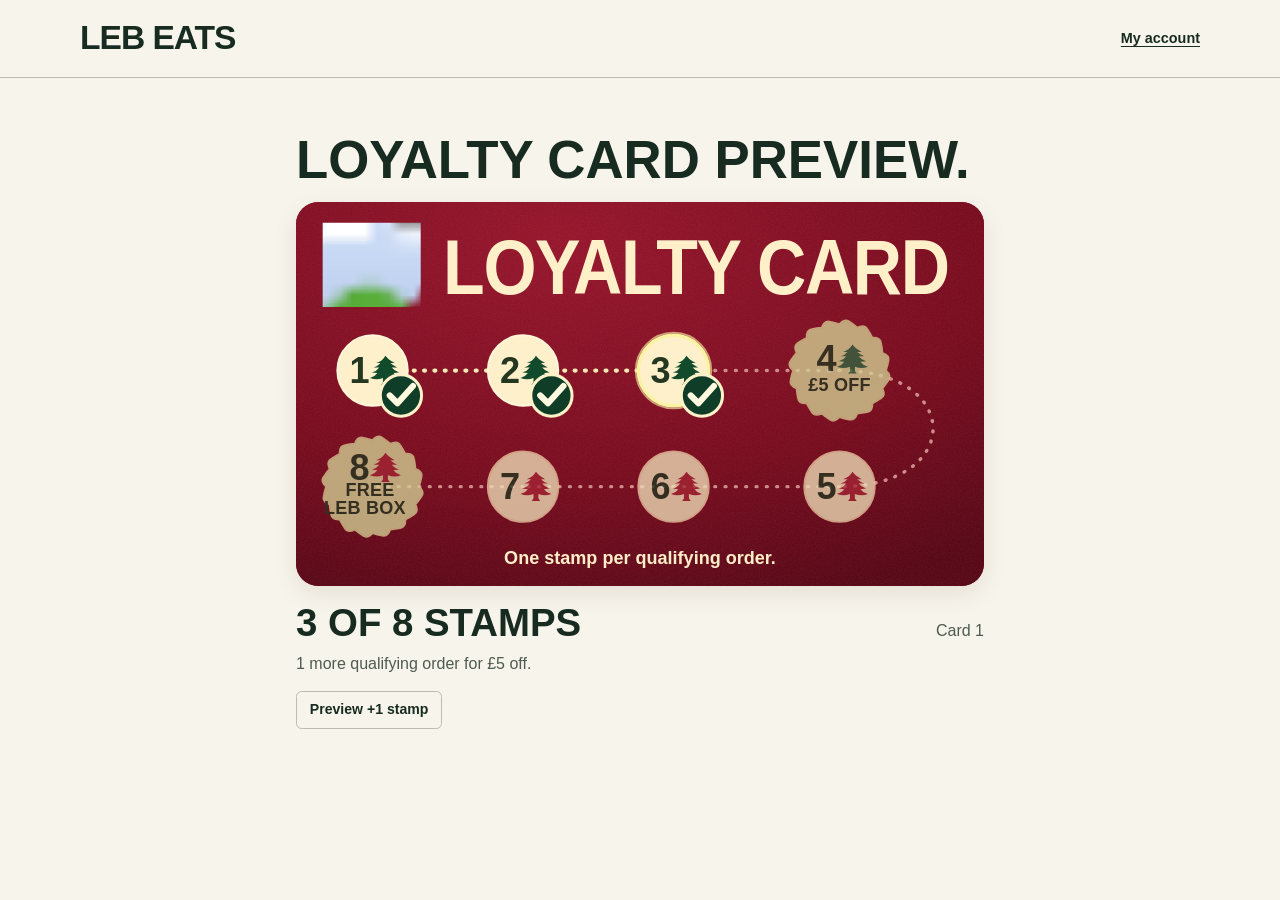
<file: account/preview/index.html>
<!doctype html>
<html lang="en-GB">
<head>
  <meta charset="utf-8"><meta name="viewport" content="width=device-width, initial-scale=1">
  <meta name="robots" content="noindex"><meta name="color-scheme" content="light dark">
  <title>Loyalty card preview · LEB EATS</title>
  <link rel="icon" href="https://lebeats.uk/assets/logo.png">
  <link rel="stylesheet" href="/account/account.css?v=phone-1">
  <link rel="stylesheet" href="/account/trail.css?v=float-1">
  <script src="/account/trail.js?v=leb-box-1" defer></script>
</head>
<body>
<header><div class="wrap"><a class="brand" href="/">LEB EATS</a><a class="back" href="/account/">My account</a></div></header>
<main class="wrap preview-wrap"><h1>Loyalty card preview.</h1>
  <leb-trail demo></leb-trail><noscript>Turn on JavaScript to play the stamp animation.</noscript>
</main></body></html>
</file>
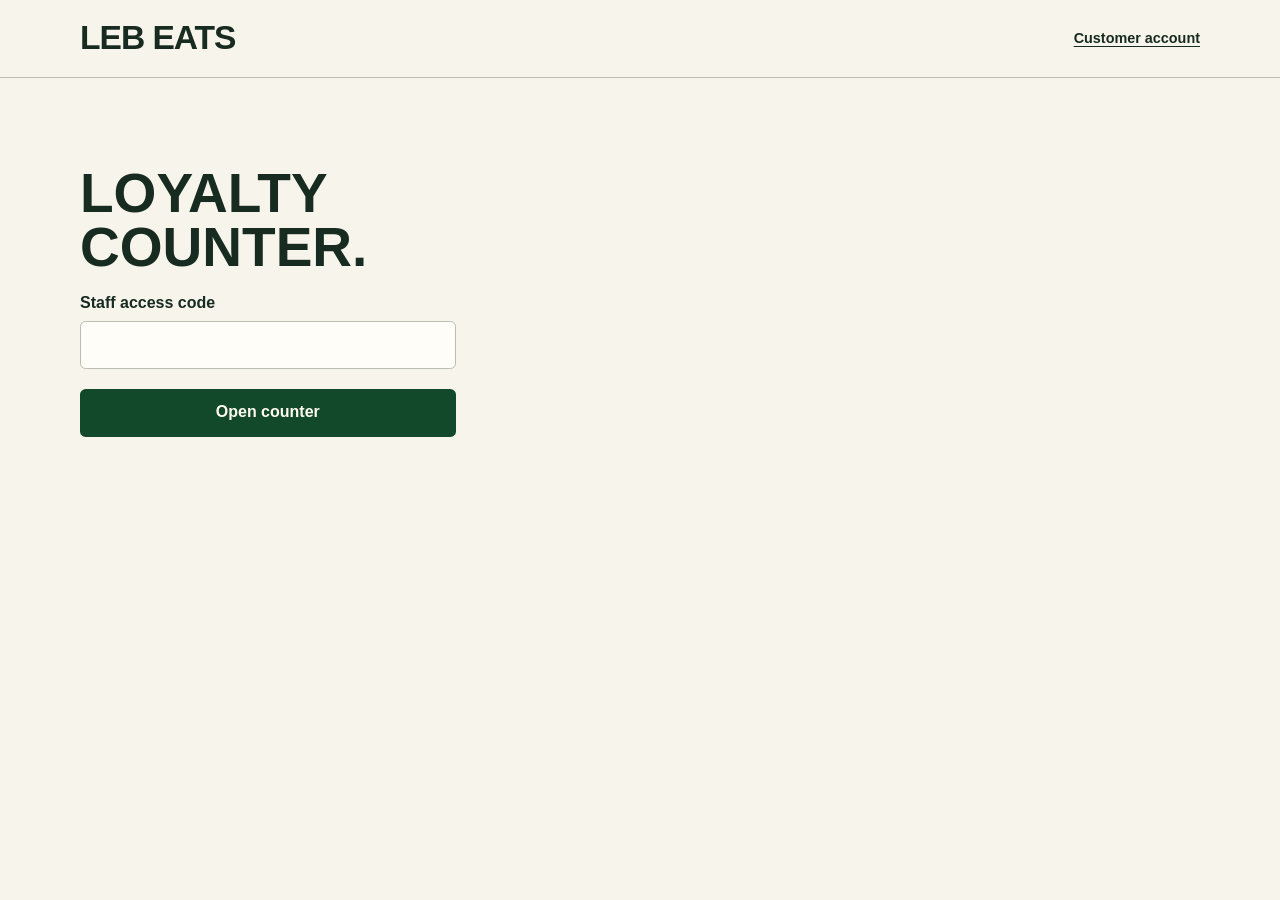
<file: account/staff/index.html>
<!doctype html>
<html lang="en-GB">
<head>
  <meta charset="utf-8"><meta name="viewport" content="width=device-width, initial-scale=1">
  <meta name="robots" content="noindex,nofollow"><meta name="referrer" content="no-referrer">
  <meta name="color-scheme" content="light dark">
  <meta http-equiv="Content-Security-Policy" content="default-src 'self'; script-src 'self'; style-src 'self'; connect-src 'self' https://leb-eats-black-card.raspy-waterfall-454f.workers.dev; img-src 'self' https://lebeats.uk; font-src 'self' https://lebeats.uk; object-src 'none'; base-uri 'none'; form-action 'none'">
  <title>Loyalty counter · LEB EATS</title>
  <link rel="icon" href="https://lebeats.uk/assets/logo.png">
  <link rel="stylesheet" href="/account/account.css?v=phone-1"><link rel="stylesheet" href="/account/trail.css?v=float-1">
  <link rel="stylesheet" href="/account/staff/counter.css?v=1">
  <script src="/account/trail.js?v=leb-box-1" defer></script><script src="/account/staff/counter.js?v=1" defer></script>
</head>
<body>
<header><div class="wrap"><a class="brand" href="https://lebeats.uk/">LEB EATS</a><a class="back" href="/account/">Customer account</a></div></header>
<main class="wrap counter-layout">
  <section class="counter-controls">
    <h1>Loyalty counter.</h1>
    <noscript>Turn on JavaScript to use the counter.</noscript>
    <form id="staff-login" method="post">
      <label>Staff access code<input type="password" name="code" autocomplete="current-password" required maxlength="128"></label>
      <button>Open counter</button>
    </form>
    <div id="workspace" hidden>
      <form id="find" method="post">
        <label>Customer email<input type="email" name="email" placeholder="alex@example.com" autocomplete="off" autocapitalize="none" spellcheck="false" maxlength="254" required></label>
        <button class="secondary">Find customer</button>
      </form>
      <div id="customer" hidden>
        <h2 id="who"></h2><p id="address"></p>
        <button type="button" id="add">Add order</button>
        <details id="recent-orders"><summary id="order-count">Recorded orders</summary><ol id="order-list"></ol></details>
      </div>
      <form id="redeem" hidden method="post">
        <h2 id="redeem-title"></h2>
        <label>Customer’s reward code<input name="code" placeholder="8 characters" required maxlength="9" autocomplete="off" spellcheck="false"></label>
        <div class="key-actions"><button>Confirm redemption</button><button class="secondary" type="button" id="cancel">Cancel</button></div>
      </form>
    </div>
    <p id="feedback" role="status" aria-live="polite"></p>
    <button type="button" class="secondary" id="staff-logout" hidden>Lock counter</button>
  </section>
  <section aria-label="Customer card" id="card-view" hidden><leb-trail id="counter-trail"></leb-trail></section>
</main>
</body></html>
</file>
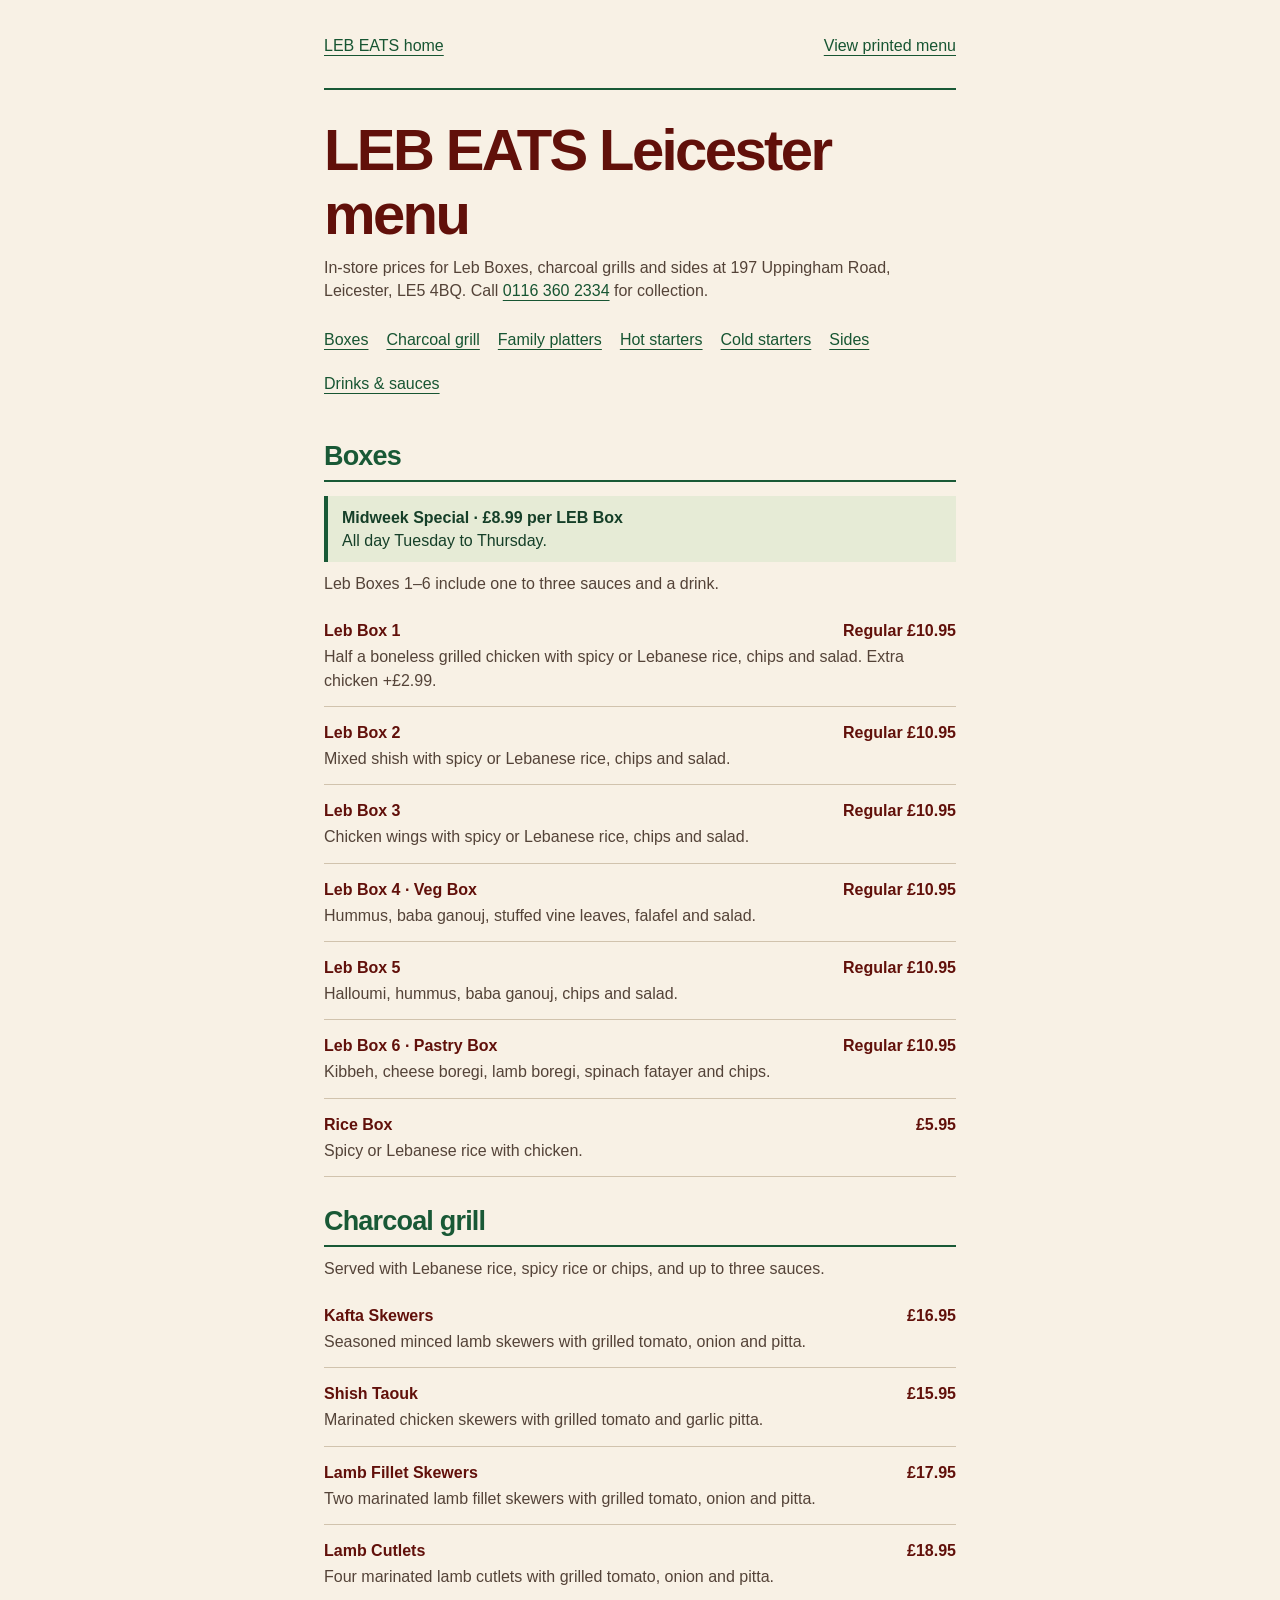
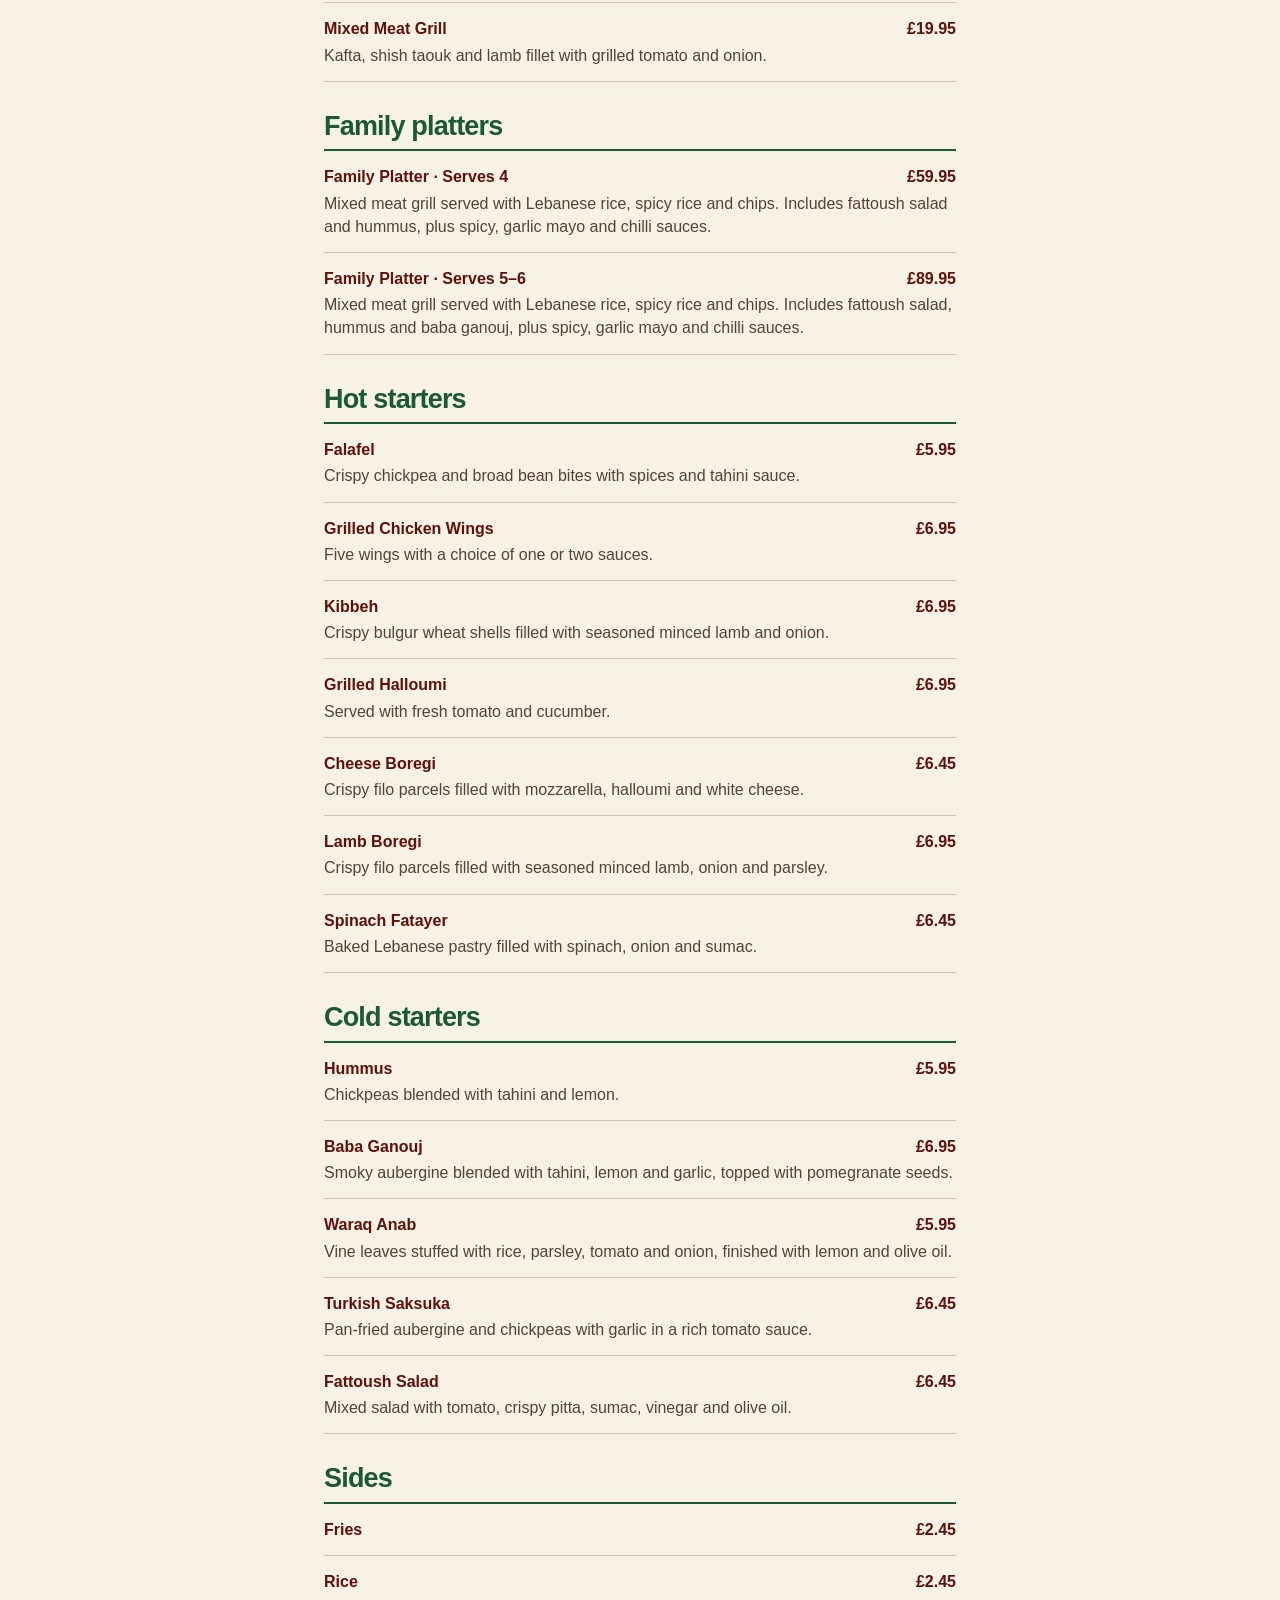
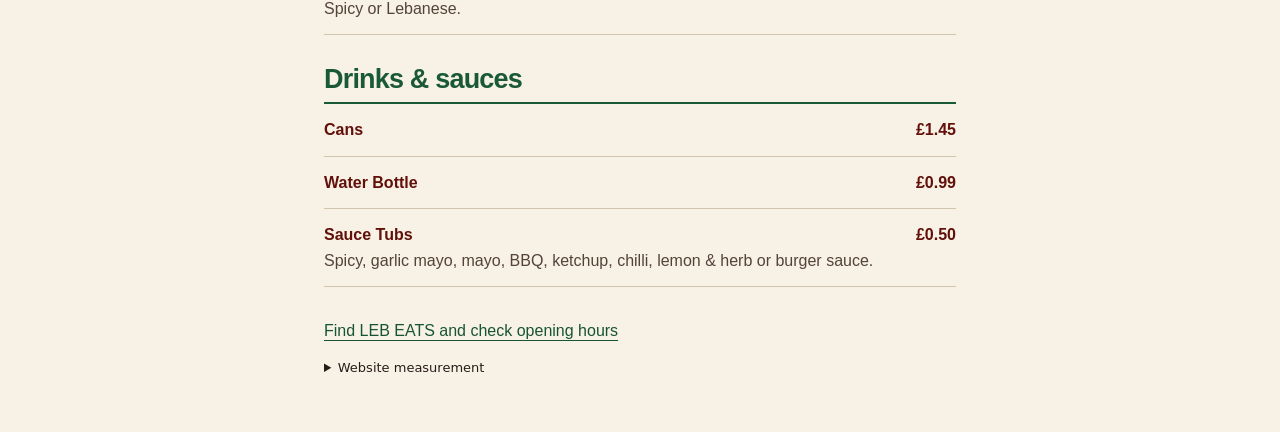
<file: menu.html>
<!doctype html>
<html lang="en-GB">
<head>
  <meta charset="utf-8"><meta name="viewport" content="width=device-width,initial-scale=1">
  <title>LEB EATS Leicester Menu | Leb Boxes, Charcoal Grill &amp; Prices</title>
  <meta name="description" content="See the in-store menu and prices for Leb Boxes, shish taouk, mixed grill, falafel and hummus at LEB EATS on Uppingham Road in Leicester.">
  <link rel="canonical" href="https://lebeats.uk/menu.html">
  <meta property="og:type" content="website">
  <meta property="og:site_name" content="LEB EATS">
  <meta property="og:title" content="LEB EATS Leicester Menu | Leb Boxes, Charcoal Grill &amp; Prices">
  <meta property="og:description" content="See the in-store menu and prices for Leb Boxes, shish taouk, mixed grill, falafel and hummus at LEB EATS on Uppingham Road in Leicester.">
  <meta property="og:url" content="https://lebeats.uk/menu.html">
  <meta property="og:image" content="https://lebeats.uk/assets/mixed-meat-grill-960.webp">
  <meta property="og:image:alt" content="LEB EATS mixed meat grill with chicken, lamb and kafta">
  <meta name="theme-color" content="#f8f1e5">
  <link rel="icon" href="../assets/logo.png">
  <style>
    * { box-sizing: border-box; }
    body { margin: 0; color: #281c18; background: #f8f1e5; font: 16px/1.45 "Helvetica Neue", Helvetica, Arial, sans-serif; }
    main { max-width: 720px; margin: auto; padding: 24px clamp(18px, 5vw, 44px) 54px; }
    header { display: flex; justify-content: space-between; align-items: center; padding-bottom: 20px; border-bottom: 2px solid #195936; }
    a { color: #175532; text-underline-offset: 4px; }
    header a,nav a { display: inline-flex; align-items: center; min-height: 44px; }
    h1,h2 { line-height: 1.1; margin: 0; }
    h1 { color: #61100a; font-size: clamp(36px,7vw,58px); letter-spacing: -.045em; margin-top: 28px; }
    nav { display:flex; flex-wrap:wrap; gap: 0 18px; padding: 6px 0; }
    h2 { color: #195936; font-size: 27px; letter-spacing: -.03em; border-bottom: 2px solid #195936; padding-bottom: 8px; }
    section { margin-top: 30px; scroll-margin-top: 16px; }
    .intro,.description { color: #544338; }
    .intro { margin: 10px 0; }
    .midweek-menu { margin: 14px 0 8px; border-left: 4px solid #195936; background: #e6ebd6; color: #153f28; padding: 10px 14px; }
    dl,dd { margin: 0; }
    .dish { display: grid; grid-template-columns: 1fr auto; gap: 3px 12px; border-bottom: 1px solid #d1c3ad; padding: 14px 0; }
    dt,.price { color: #61100a; font-weight: 700; }
    .price { font-variant-numeric: tabular-nums; }
    .description { grid-column: 1/-1; }
    footer { margin-top: 32px; }
    :focus-visible { outline: 2px solid #175532; outline-offset: 3px; }
  .measurement-choice {margin-top:16px;font:normal 13px/1.5 system-ui,sans-serif}.measurement-choice summary,.measurement-choice input {cursor:pointer}.measurement-choice label {display:flex;align-items:center;gap:8px;font:inherit}.measurement-choice input[type=checkbox] {width:16px;height:16px;min-height:0;padding:0}.measurement-choice p {margin:8px 0}
  </style>
  <script defer src="/website-activity.js?v=member-clicks-1"></script>
</head>
<body>
  <main>
    <header><a data-measure-click="menu_header.home" href="./">LEB EATS home</a><a data-measure-click="menu_header.menu_open" href="../assets/leb-eats-printed-menu.jpg?v=20261124">View printed menu</a></header>
    <h1>LEB EATS Leicester menu</h1>
    <p class="intro">In-store prices for Leb Boxes, charcoal grills and sides at 197 Uppingham Road, Leicester, LE5 4BQ. Call <a data-measure-click="menu_intro.call" href="tel:+441163602334">0116 360 2334</a> for collection.</p>
    <nav aria-label="Menu categories"><a data-measure-click="menu_categories.category_boxes" href="#boxes">Boxes</a><a data-measure-click="menu_categories.category_charcoal_grill" href="#charcoal-grill">Charcoal grill</a><a data-measure-click="menu_categories.category_family_platters" href="#family-platters">Family platters</a><a data-measure-click="menu_categories.category_hot_starters" href="#hot-starters">Hot starters</a><a data-measure-click="menu_categories.category_cold_starters" href="#cold-starters">Cold starters</a><a data-measure-click="menu_categories.category_sides" href="#sides">Sides</a><a data-measure-click="menu_categories.category_drinks_sauces" href="#drinks-sauces">Drinks &amp; sauces</a></nav>
    <section id="boxes">
      <h2>Boxes</h2>
      <p class="midweek-menu"><strong>Midweek Special · £8.99 per LEB Box</strong><br>All day Tuesday to Thursday.</p>
      <p class="intro">Leb Boxes 1–6 include one to three sauces and a drink.</p>
      <dl>
        <div class="dish">
          <dt>Leb Box 1</dt>
          <dd class="price">Regular £10.95</dd>
          <dd class="description">Half a boneless grilled chicken with spicy or Lebanese rice, chips and salad. Extra chicken +£2.99.</dd>
        </div>
        <div class="dish">
          <dt>Leb Box 2</dt>
          <dd class="price">Regular £10.95</dd>
          <dd class="description">Mixed shish with spicy or Lebanese rice, chips and salad.</dd>
        </div>
        <div class="dish">
          <dt>Leb Box 3</dt>
          <dd class="price">Regular £10.95</dd>
          <dd class="description">Chicken wings with spicy or Lebanese rice, chips and salad.</dd>
        </div>
        <div class="dish">
          <dt>Leb Box 4 · Veg Box</dt>
          <dd class="price">Regular £10.95</dd>
          <dd class="description">Hummus, baba ganouj, stuffed vine leaves, falafel and salad.</dd>
        </div>
        <div class="dish">
          <dt>Leb Box 5</dt>
          <dd class="price">Regular £10.95</dd>
          <dd class="description">Halloumi, hummus, baba ganouj, chips and salad.</dd>
        </div>
        <div class="dish">
          <dt>Leb Box 6 · Pastry Box</dt>
          <dd class="price">Regular £10.95</dd>
          <dd class="description">Kibbeh, cheese boregi, lamb boregi, spinach fatayer and chips.</dd>
        </div>
        <div class="dish">
          <dt>Rice Box</dt>
          <dd class="price">£5.95</dd>
          <dd class="description">Spicy or Lebanese rice with chicken.</dd>
        </div>
      </dl>
    </section>
    <section id="charcoal-grill">
      <h2>Charcoal grill</h2>
      <p class="intro">Served with Lebanese rice, spicy rice or chips, and up to three sauces.</p>
      <dl>
        <div class="dish">
          <dt>Kafta Skewers</dt>
          <dd class="price">£16.95</dd>
          <dd class="description">Seasoned minced lamb skewers with grilled tomato, onion and pitta.</dd>
        </div>
        <div class="dish">
          <dt>Shish Taouk</dt>
          <dd class="price">£15.95</dd>
          <dd class="description">Marinated chicken skewers with grilled tomato and garlic pitta.</dd>
        </div>
        <div class="dish">
          <dt>Lamb Fillet Skewers</dt>
          <dd class="price">£17.95</dd>
          <dd class="description">Two marinated lamb fillet skewers with grilled tomato, onion and pitta.</dd>
        </div>
        <div class="dish">
          <dt>Lamb Cutlets</dt>
          <dd class="price">£18.95</dd>
          <dd class="description">Four marinated lamb cutlets with grilled tomato, onion and pitta.</dd>
        </div>
        <div class="dish">
          <dt>Mixed Meat Grill</dt>
          <dd class="price">£19.95</dd>
          <dd class="description">Kafta, shish taouk and lamb fillet with grilled tomato and onion.</dd>
        </div>
      </dl>
    </section>
    <section id="family-platters">
      <h2>Family platters</h2>
      <dl>
        <div class="dish">
          <dt>Family Platter · Serves 4</dt>
          <dd class="price">£59.95</dd>
          <dd class="description">Mixed meat grill served with Lebanese rice, spicy rice and chips. Includes fattoush salad and hummus, plus spicy, garlic mayo and chilli sauces.</dd>
        </div>
        <div class="dish">
          <dt>Family Platter · Serves 5–6</dt>
          <dd class="price">£89.95</dd>
          <dd class="description">Mixed meat grill served with Lebanese rice, spicy rice and chips. Includes fattoush salad, hummus and baba ganouj, plus spicy, garlic mayo and chilli sauces.</dd>
        </div>
      </dl>
    </section>
    <section id="hot-starters">
      <h2>Hot starters</h2>
      <dl>
        <div class="dish">
          <dt>Falafel</dt>
          <dd class="price">£5.95</dd>
          <dd class="description">Crispy chickpea and broad bean bites with spices and tahini sauce.</dd>
        </div>
        <div class="dish">
          <dt>Grilled Chicken Wings</dt>
          <dd class="price">£6.95</dd>
          <dd class="description">Five wings with a choice of one or two sauces.</dd>
        </div>
        <div class="dish">
          <dt>Kibbeh</dt>
          <dd class="price">£6.95</dd>
          <dd class="description">Crispy bulgur wheat shells filled with seasoned minced lamb and onion.</dd>
        </div>
        <div class="dish">
          <dt>Grilled Halloumi</dt>
          <dd class="price">£6.95</dd>
          <dd class="description">Served with fresh tomato and cucumber.</dd>
        </div>
        <div class="dish">
          <dt>Cheese Boregi</dt>
          <dd class="price">£6.45</dd>
          <dd class="description">Crispy filo parcels filled with mozzarella, halloumi and white cheese.</dd>
        </div>
        <div class="dish">
          <dt>Lamb Boregi</dt>
          <dd class="price">£6.95</dd>
          <dd class="description">Crispy filo parcels filled with seasoned minced lamb, onion and parsley.</dd>
        </div>
        <div class="dish">
          <dt>Spinach Fatayer</dt>
          <dd class="price">£6.45</dd>
          <dd class="description">Baked Lebanese pastry filled with spinach, onion and sumac.</dd>
        </div>
      </dl>
    </section>
    <section id="cold-starters">
      <h2>Cold starters</h2>
      <dl>
        <div class="dish">
          <dt>Hummus</dt>
          <dd class="price">£5.95</dd>
          <dd class="description">Chickpeas blended with tahini and lemon.</dd>
        </div>
        <div class="dish">
          <dt>Baba Ganouj</dt>
          <dd class="price">£6.95</dd>
          <dd class="description">Smoky aubergine blended with tahini, lemon and garlic, topped with pomegranate seeds.</dd>
        </div>
        <div class="dish">
          <dt>Waraq Anab</dt>
          <dd class="price">£5.95</dd>
          <dd class="description">Vine leaves stuffed with rice, parsley, tomato and onion, finished with lemon and olive oil.</dd>
        </div>
        <div class="dish">
          <dt>Turkish Saksuka</dt>
          <dd class="price">£6.45</dd>
          <dd class="description">Pan-fried aubergine and chickpeas with garlic in a rich tomato sauce.</dd>
        </div>
        <div class="dish">
          <dt>Fattoush Salad</dt>
          <dd class="price">£6.45</dd>
          <dd class="description">Mixed salad with tomato, crispy pitta, sumac, vinegar and olive oil.</dd>
        </div>
      </dl>
    </section>
    <section id="sides">
      <h2>Sides</h2>
      <dl>
        <div class="dish">
          <dt>Fries</dt>
          <dd class="price">£2.45</dd>
        </div>
        <div class="dish">
          <dt>Rice</dt>
          <dd class="price">£2.45</dd>
          <dd class="description">Spicy or Lebanese.</dd>
        </div>
      </dl>
    </section>
    <section id="drinks-sauces">
      <h2>Drinks &amp; sauces</h2>
      <dl>
        <div class="dish">
          <dt>Cans</dt>
          <dd class="price">£1.45</dd>
        </div>
        <div class="dish">
          <dt>Water Bottle</dt>
          <dd class="price">£0.99</dd>
        </div>
        <div class="dish">
          <dt>Sauce Tubs</dt>
          <dd class="price">£0.50</dd>
          <dd class="description">Spicy, garlic mayo, mayo, BBQ, ketchup, chilli, lemon &amp; herb or burger sauce.</dd>
        </div>
      </dl>
    </section>
    <footer><a data-measure-click="menu_footer.to_location" href="/#find-us">Find LEB EATS and check opening hours</a><details class="measurement-choice"><summary>Website measurement</summary><p>We count page views and button taps by page section and traffic source. Click totals are anonymous. You can turn off measurement in this browser. Signed-in members can also choose to share a named button history for 30 days in their <a href="/account/">account settings</a>.</p><label><input type="checkbox" data-measurement-optout> Turn off website measurement</label></details></footer>
  </main>
</body>
</html>
</file>
<file: account/account.css>
@font-face{font-family:LebDisplay;src:url("https://lebeats.uk/assets/display.ttf") format("truetype");font-weight:900;font-display:swap}
@font-face{font-family:Manrope;src:url("https://lebeats.uk/assets/body.ttf") format("truetype");font-display:swap}
@font-face{font-family:Manrope;src:url("https://lebeats.uk/assets/body-bold.ttf") format("truetype");font-weight:700;font-display:swap}
:root{color-scheme:light dark;--bg:#f7f4eb;--ink:#172b20;--muted:#4d5b50;--line:#bbbdb0;--input:#fffdf7;--btn:#12492a;--btntxt:#fffaf0;--accent:#780214;--soft:#e8eddb}
@media(prefers-color-scheme:dark){:root{--bg:#151b17;--ink:#f5f2e7;--muted:#bdc6b9;--line:#616e61;--input:#202923;--btn:#cede90;--btntxt:#123a22;--accent:#f9a3aa;--soft:#243629}}
*{box-sizing:border-box}
body{margin:0;background:var(--bg);color:var(--ink);font:1rem/1.55 Manrope,Arial,sans-serif}
.wrap{width:min(70rem,calc(100% - 3rem));margin:auto}
header{border-bottom:1px solid var(--line)}
header .wrap,.card-top,.card-foot,.key-actions{display:flex;align-items:center;justify-content:space-between;gap:1rem}
header .wrap{min-height:4.8rem}
a{color:inherit;text-underline-offset:.23em}
.brand,.card-top strong,.card-title,h1{font-family:LebDisplay,Impact,sans-serif;font-weight:900}
.brand{font-size:2.1rem;letter-spacing:-.03em;text-decoration:none}
.back,.switch a,summary{font-weight:700}
.back{display:inline-flex;align-items:center;gap:.5rem;min-height:44px;font-size:.9rem}
main.wrap{display:grid;grid-template-columns:minmax(0,1.04fr) minmax(0,.92fr);gap:clamp(2rem,6vw,6rem);align-items:start;padding-block:clamp(2.2rem,7vw,6.5rem)}
.card{background:repeating-radial-gradient(ellipse at 114% -32%,transparent 0 20px,#c7d98727 21px 22px,transparent 23px 37px),#103f28;color:#f5f1e4;box-shadow:0 .65rem 1.4rem #071f160e;border-radius:1.25rem;padding:clamp(1.5rem,3vw,2.6rem);overflow:hidden}
.card-top{font-size:1rem}.card-top strong{font-size:1.8rem}
.card-title{color:#d0df87;font-size:clamp(4.5rem,8vw,7.3rem);line-height:.87;margin:2.8rem 0;letter-spacing:-.02em}
.card-foot{border-top:1px solid #b2c6a97d;padding-top:.8rem;font-size:.85rem;font-weight:700;overflow-wrap:anywhere}
.mark{font-size:1.7rem;color:#d0df87}
h1{margin:0;line-height:.98;font-size:clamp(2.65rem,4.3vw,4.25rem);text-transform:uppercase;overflow-wrap:break-word}
h2{font-size:1.18rem;line-height:1.3;margin:0 0 .3rem}
.intro{font-size:1.06rem;margin:.85rem 0 1.5rem;color:var(--muted);overflow-wrap:anywhere}
form{display:grid;gap:.85rem}
label{display:grid;gap:.28rem;font-weight:700}
input{width:100%;min-height:3rem;font:inherit;background:var(--input);color:var(--ink);border:1px solid var(--line);border-radius:.35rem;padding:.6rem .8rem}
input::placeholder{color:var(--muted);opacity:.8}
.phone-field{display:grid;gap:.28rem;min-width:0}
.phone-row{display:flex;min-width:0}
.dial-picker{position:relative;display:flex;gap:.5rem;align-items:center;padding:0 .75rem;white-space:nowrap;background:var(--input);border:1px solid var(--line);border-right:0;border-radius:.35rem 0 0 .35rem}
.dial-picker::after{content:"";width:.38rem;height:.38rem;border:solid var(--muted);border-width:0 1.5px 1.5px 0;transform:translateY(-.12rem) rotate(45deg)}
.dial-picker select{position:absolute;inset:0;width:100%;height:100%;opacity:0;font:inherit;cursor:pointer}
.dial-picker:focus-within{outline:3px solid var(--accent);outline-offset:2px;z-index:1}
.phone-row input{flex:1;min-width:0;border-radius:0 .35rem .35rem 0}
#member-phone-row{margin-top:.7rem}
small{color:var(--muted);margin-top:-.55rem}
button{font:700 1rem/1.3 Manrope,Arial,sans-serif;padding:.8rem 1.1rem;min-height:46px;background:var(--btn);color:var(--btntxt);border:1px solid transparent;border-radius:.35rem;cursor:pointer}
button:disabled{opacity:.65;cursor:wait}
form>button{margin-top:.4rem}
.secondary{color:var(--ink);background:transparent;border-color:var(--line)}
:focus-visible{outline:3px solid var(--accent);outline-offset:3px}
h1:focus:not(:focus-visible){outline:0}
.switch{margin:1rem 0 0}.switch a{display:inline-flex;align-items:center;min-height:44px}
#notice:empty{display:none}
#notice{color:var(--accent);font-weight:700;margin:1rem 0 0}
.key-box,.reward{border-radius:.45rem;padding:1.15rem;background:var(--soft);margin:1.1rem 0}
.key-box{border:1px solid var(--line)}
.key-box p,.reward p{margin:.45rem 0}
.key-box code{display:block;overflow-wrap:anywhere;margin:1rem 0;letter-spacing:.025em;font-size:1rem;user-select:all}
.key-actions{justify-content:flex-start;flex-wrap:wrap;gap:.65rem}
dl{margin:1.4rem 0}dt{font-size:.85rem;color:var(--muted)}dd{margin:0;overflow-wrap:anywhere;font-weight:700}
details{border-block-start:1px solid var(--line);margin:1rem 0;padding-block:.4rem}
summary{cursor:pointer;min-height:44px;padding-block:.6rem}
[hidden]{display:none!important}
@media(max-width:700px){.wrap{width:min(32rem,calc(100% - 2.5rem))}main.wrap{display:block;padding-block:2.1rem}.card{display:none}.signed-in .card{display:block;margin-bottom:1.8rem;padding:1.1rem 1.4rem}.signed-in .card-title{font-size:3.7rem;margin:1.25rem 0}.signed-in .card-title br{display:none}.signed-in .card-title br:after{content:" "}.card-top strong{font-size:1.4rem}.card-top,.card-foot{font-size:.82rem}.brand{font-size:1.75rem}.back{font-size:.83rem}.switch{margin-top:.55rem}header .wrap{min-height:4rem}}
.offers-option{display:flex;align-items:center;gap:.65rem;font-weight:400}
.offers-option input{width:1.2rem;min-height:0;height:1.2rem;flex:none;accent-color:var(--btn)}
#signup-resume{margin:0 0 1rem}#resume-email{overflow-wrap:anywhere}
</file>
<file: account/trail.css>
leb-trail{display:block;min-width:0}
.trail-art{isolation:isolate;overflow:hidden;border-radius:clamp(.7rem,2vw,1.4rem);background:#78091c;box-shadow:0 .5rem 1.5rem #31130d16}
.cedar-card{display:block;width:100%;height:auto;user-select:none}
.cedar-card text{pointer-events:none}
.card-lettering,.stamp-number,.prize-label,.traveller text,.card-message.emphasis{font-family:LebDisplay,Impact,sans-serif;font-weight:900}
.card-lettering{fill:#fff0c9;font-size:91px;letter-spacing:-.02em}
.route-leg,.route-ink{fill:none;stroke-linecap:round;pointer-events:none}
.route-leg{stroke:#ce8d88;stroke-width:4;stroke-dasharray:1 11}
.route-leg.filled{stroke:#f8e8b4;stroke-width:5}
.route-ink{stroke:#e6ef92;stroke-width:5;stroke-dasharray:1}
.trail-stop{cursor:pointer;outline:none;-webkit-tap-highlight-color:transparent}
.coin{fill:#eddbb5;stroke:#ebc7a1;stroke-width:2.2}
.trail-stop .impression{transform-box:fill-box;transform-origin:center}
.stamp-number,.prize-label{fill:#243821;text-anchor:middle}
.stamp-number{font-size:42px}.prize-label{font-size:21px;letter-spacing:.012em}
.cedar{fill:#336541}.red .cedar{fill:#a52635}
.prize .coin{fill:#d3ce94;stroke:#d6c58e}
.earned .coin{fill:#fff0cc;stroke:#fff5d9}
.prize.earned .coin{fill:#d4e786;stroke:#eff6b0}
.earned.green .cedar{fill:#124b2b}.earned.red .cedar{fill:#a00022}
.trail-stop:focus-visible .coin{stroke:#fff;stroke-width:6;paint-order:stroke fill}
.trail-stop:not(.earned) .impression{opacity:.79}
.tick{opacity:0;pointer-events:none}
.earned .tick{opacity:1}
.tick circle{fill:#103d27;stroke:#fff1ca;stroke-width:3.5}
.red .tick circle{fill:#870726}
.tick-ink{stroke:#fff9df;stroke-width:7.1;stroke-linecap:round;stroke-linejoin:round;fill:none}
.burst{fill:none;stroke:#f8eba0;stroke-width:3;opacity:0;pointer-events:none}
.current .coin{stroke:#f9f3a3;stroke-width:4}
.current .burst{opacity:.65;stroke-width:2}
@media(prefers-reduced-motion:no-preference){
  .cedar-card:not(.collecting) .current > .stamp-float{animation:cedar-float 2.3s ease-in-out infinite}
}
.landing .impression{animation:cedar-impress .55s cubic-bezier(.2,.78,.22,1) both}
.landing .tick{animation:cedar-check .57s .06s cubic-bezier(.22,.76,.2,1) both}
.landing .tick-ink{stroke-dasharray:1;animation:cedar-draw .27s .23s ease-out both}
.landing .burst{animation:cedar-ripple .82s ease-out both}
.traveller{pointer-events:none}.traveller circle{fill:#d9eb86;stroke:#233921;stroke-width:3}
.traveller text{fill:#183a23;text-anchor:middle;font-size:30px}
.card-message{fill:#ffedc8;text-anchor:middle;font:700 21px Manrope,Arial,sans-serif}
.card-message.emphasis{fill:#e1ed9b;text-transform:uppercase;font-size:28px;letter-spacing:.025em}
.trail-play{font-size:.88rem;min-height:38px;padding:.48rem .8rem;margin-top:.35rem}
.trail-announcement{position:absolute;width:1px;height:1px;overflow:hidden;clip-path:inset(50%)}
@keyframes cedar-float{0%,100%{transform:translateY(0)}50%{transform:translateY(-11px)}}
@keyframes cedar-impress{0%{transform:scale(.74) rotate(-7deg)}55%{transform:scale(1.14) rotate(2deg)}100%{transform:scale(1) rotate(0)}}
@keyframes cedar-check{0%{opacity:0;transform:scale(.3)}58%{opacity:1;transform:scale(1.22)}100%{opacity:1;transform:scale(1)}}
@keyframes cedar-draw{from{stroke-dashoffset:1}to{stroke-dashoffset:0}}
@keyframes cedar-ripple{0%{opacity:1;transform:scale(.76)}85%,100%{opacity:0;transform:scale(1.5)}}
@media(prefers-reduced-motion:reduce){.landing .impression,.landing .tick,.landing .tick-ink,.landing .burst{animation:none}}
main.preview-wrap{display:block;max-width:43rem;padding-block:clamp(1.5rem,5vw,3.5rem)}
.preview-wrap h1{margin-bottom:1rem;font-size:clamp(2.35rem,6vw,3.3rem)}
.trail-caption,.counter-heading{display:flex;justify-content:space-between;align-items:baseline;gap:1rem}
.trail-caption{margin-top:1.15rem}
.trail-count{margin:0;font:900 clamp(1.8rem,3vw,2.55rem)/1 LebDisplay,Impact,sans-serif;text-transform:uppercase}
.trail-cycle,.trail-next,.reward-row>span{color:var(--muted)}
.trail-next,.trail-selection{margin:.5rem 0}
.trail-selection{padding:.6rem .8rem;border-left:3px solid var(--btn);background:var(--soft);font-size:.9rem}
.trail-rewards h3{margin:1.5rem 0 .2rem}
.reward-row{display:grid;grid-template-columns:minmax(0,1fr) auto;align-items:center;gap:.1rem .7rem;border-top:1px solid var(--line);padding:.9rem 0}
.reward-row>strong{font-size:1.15rem}.reward-row>span{grid-row:2;font-size:.8rem}
.reward-row>b{grid-column:2;grid-row:1/3;border-radius:2rem;padding:.25rem .7rem;font-size:.85rem}
.reward-ready{color:#133922;background:#d5e6a3}.reward-used{background:var(--soft);color:var(--muted)}
.reward-row>button,.reward-row>details{grid-column:1/-1;justify-self:start;margin:.5rem 0 0}
.reward-row details{border:0;padding:0}.reward-row details summary{padding:.5rem 0}.reward-row code{font-size:1.4rem;letter-spacing:.12em}
.reward-row p{margin:.25rem 0;font-size:.88rem}
.trail-panel{min-width:0}.trail-panel>h1,.counter-layout h1{margin-bottom:1rem}
.signed-in aside.card{display:none}
.signed-in main.wrap{grid-template-columns:minmax(0,1.45fr) minmax(0,.78fr);gap:clamp(2rem,5vw,5rem)}
#member-intro{margin:.55rem 0 0}
#member>h2{font:900 2.15rem/1 LebDisplay,Impact,sans-serif;text-transform:uppercase}
#trail-status:empty{display:none}
@media(max-width:700px){.trail-panel{margin-bottom:2.5rem}.signed-in main.wrap{display:block}}
.trail-preview{min-width:0}
.signed-in .trail-preview{display:none}
@media(max-width:700px){body:not(.signed-in) main.wrap{display:flex;flex-direction:column;align-items:stretch}.trail-preview{order:1}}
</file>
<file: account/staff/counter.css>
main.counter-layout{grid-template-columns:minmax(0,.72fr) minmax(0,1.28fr);gap:clamp(2rem,6vw,5rem)}
.counter-controls{min-width:0}
#customer,#redeem{margin:1.3rem 0 0;border-top:1px solid var(--line);padding-top:1rem}
#who,#address{overflow-wrap:anywhere}#address{margin:.1rem 0 .85rem;color:var(--muted)}
#add{width:100%;background:#780316;color:#fff3d7}
#staff-logout{margin:1.2rem 0 0}
#feedback:empty{display:none}#feedback{font-weight:bold;color:var(--ink)}
@media(max-width:700px){main.counter-layout{display:flex;flex-direction:column;gap:1.4rem}main.counter-layout>section{width:100%}}
#recent-orders{border:0;margin:.5rem 0 0}#recent-orders summary{font-size:.9rem}
#order-list{font-size:.85rem;color:var(--muted);padding-inline-start:1.35rem;margin:.3rem 0}
</file>
